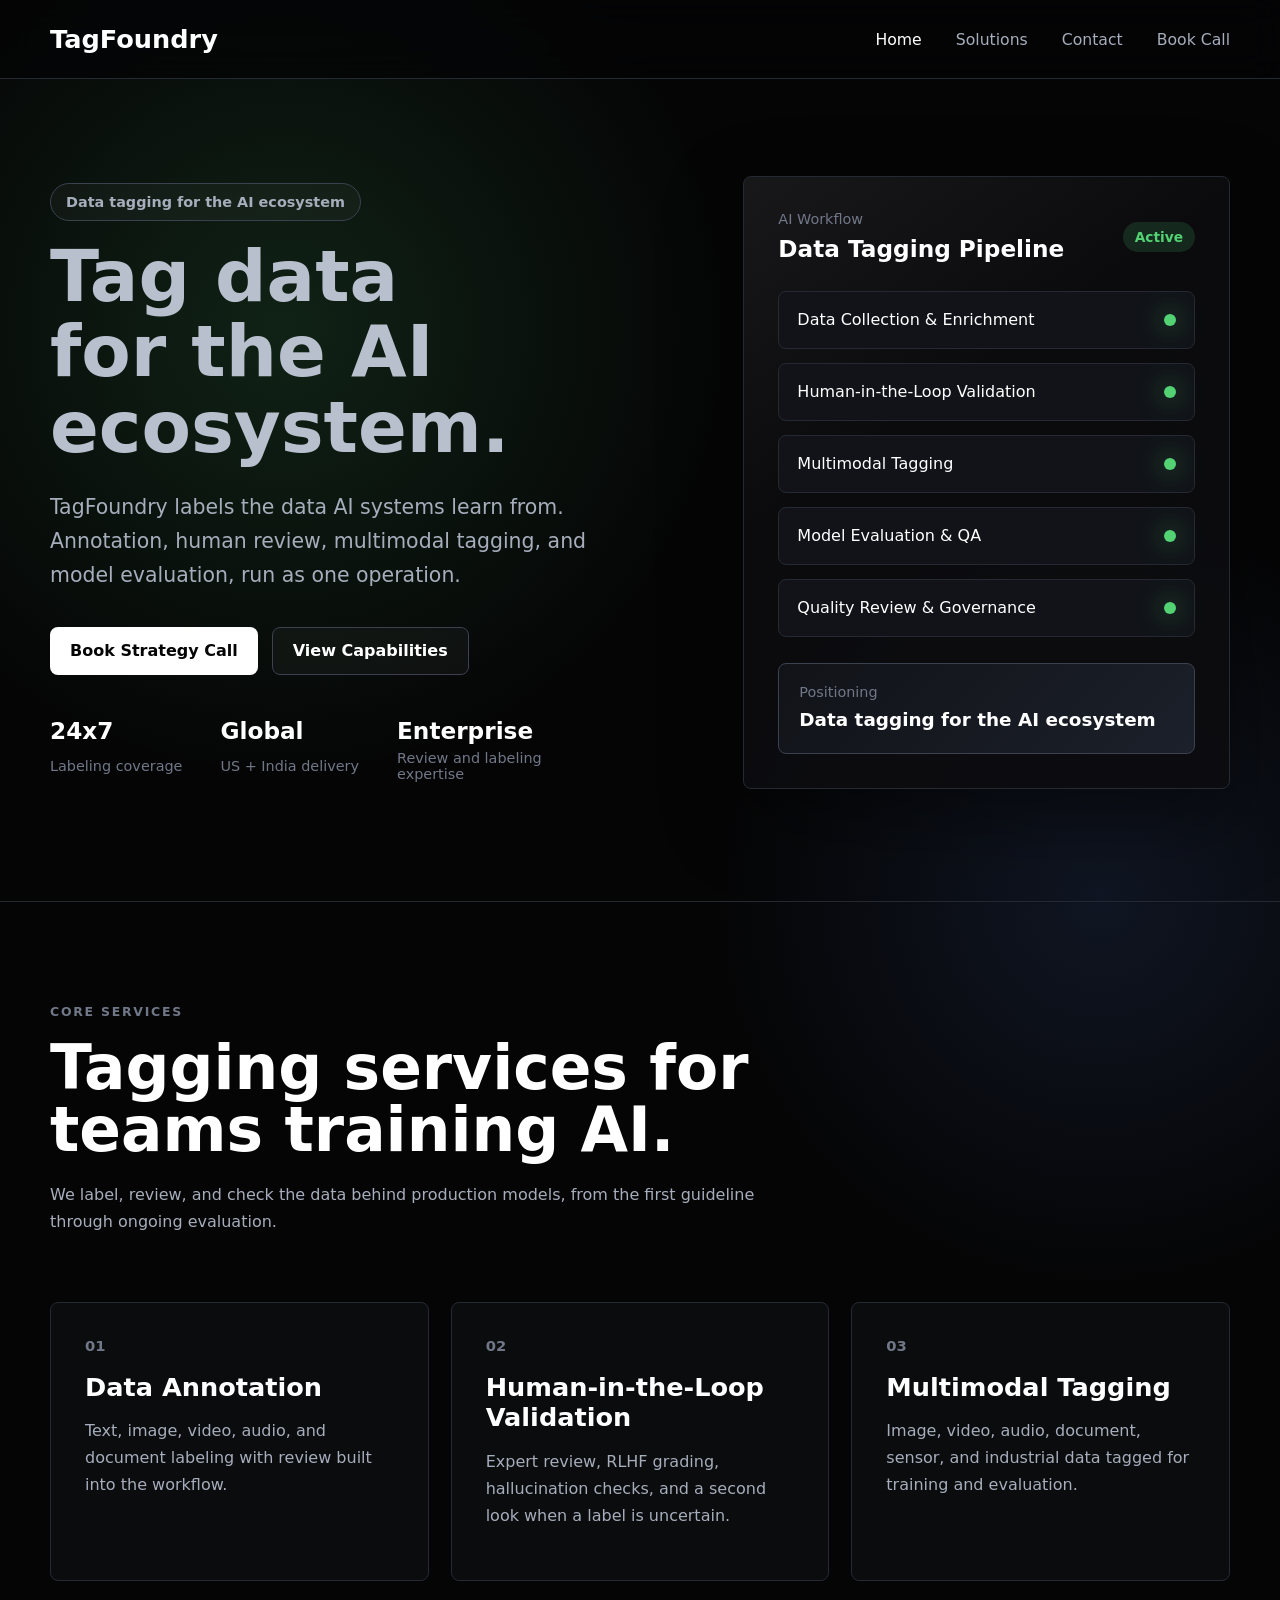
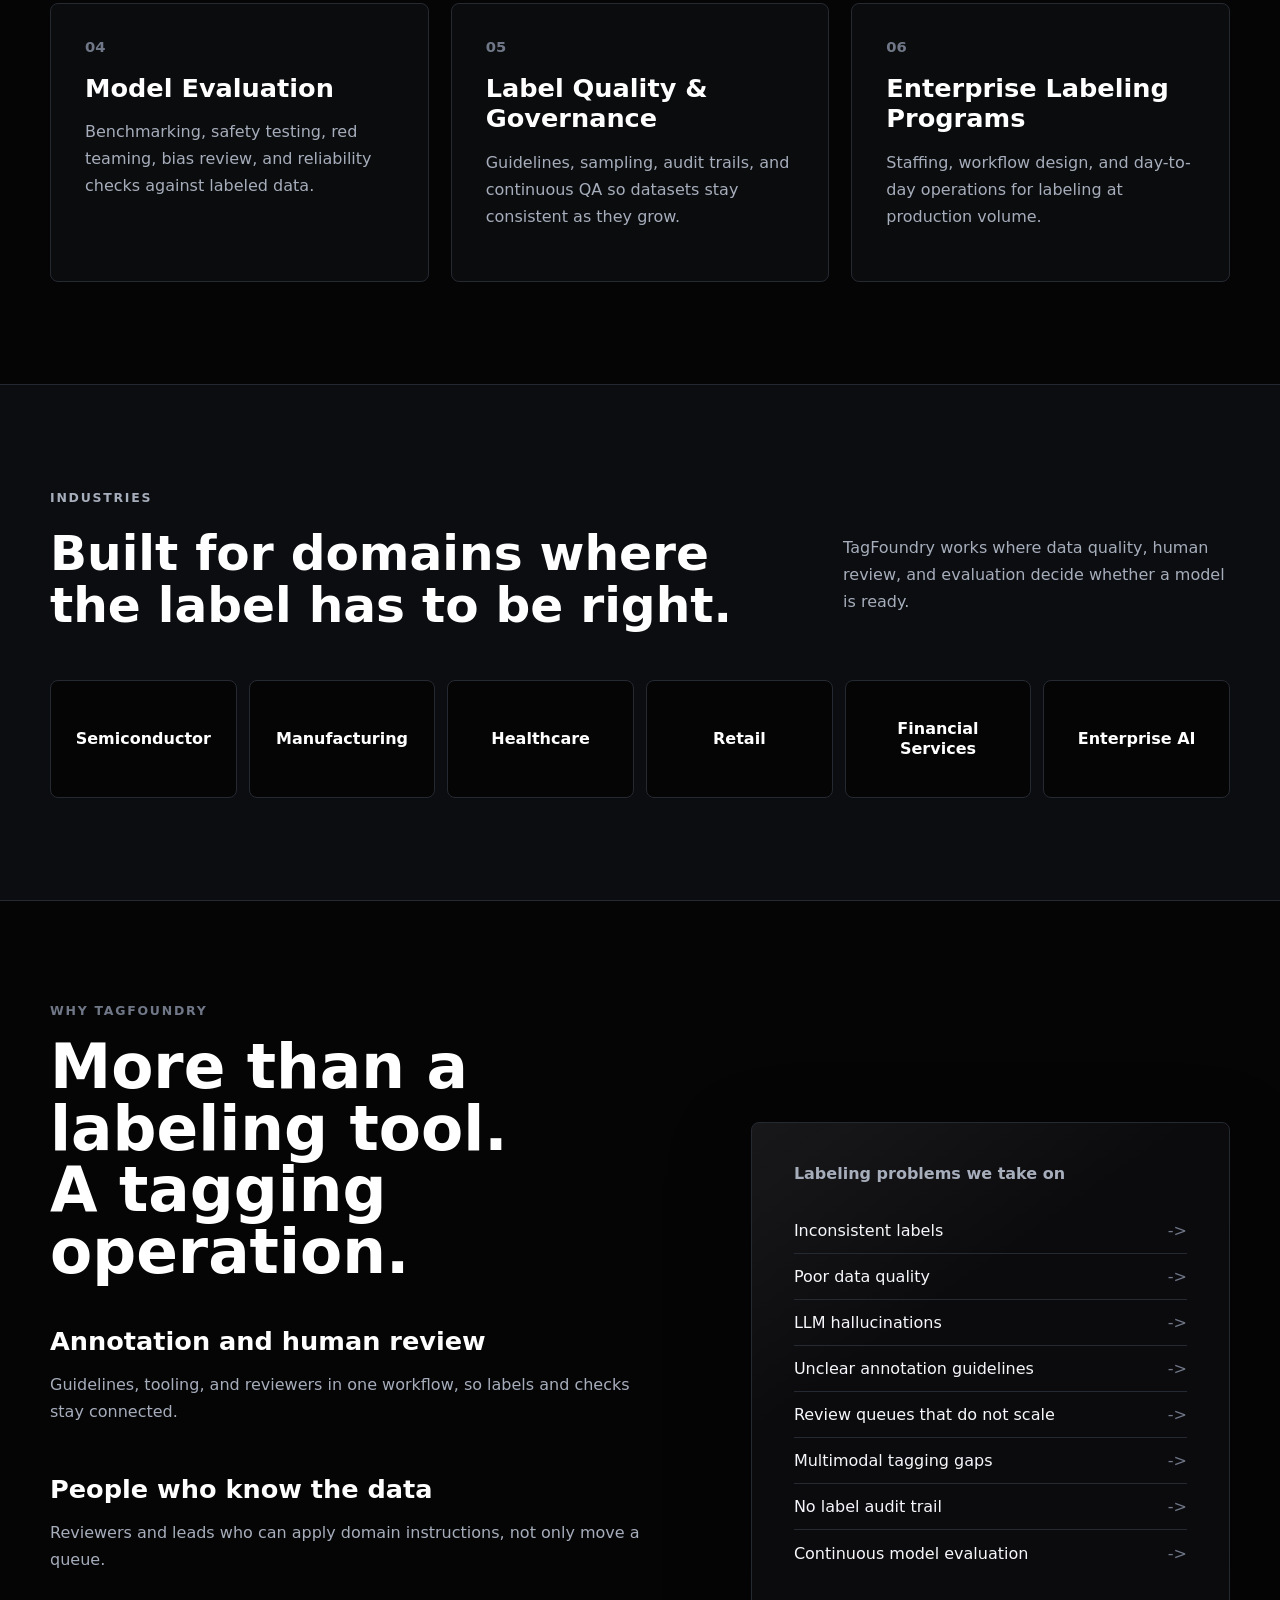
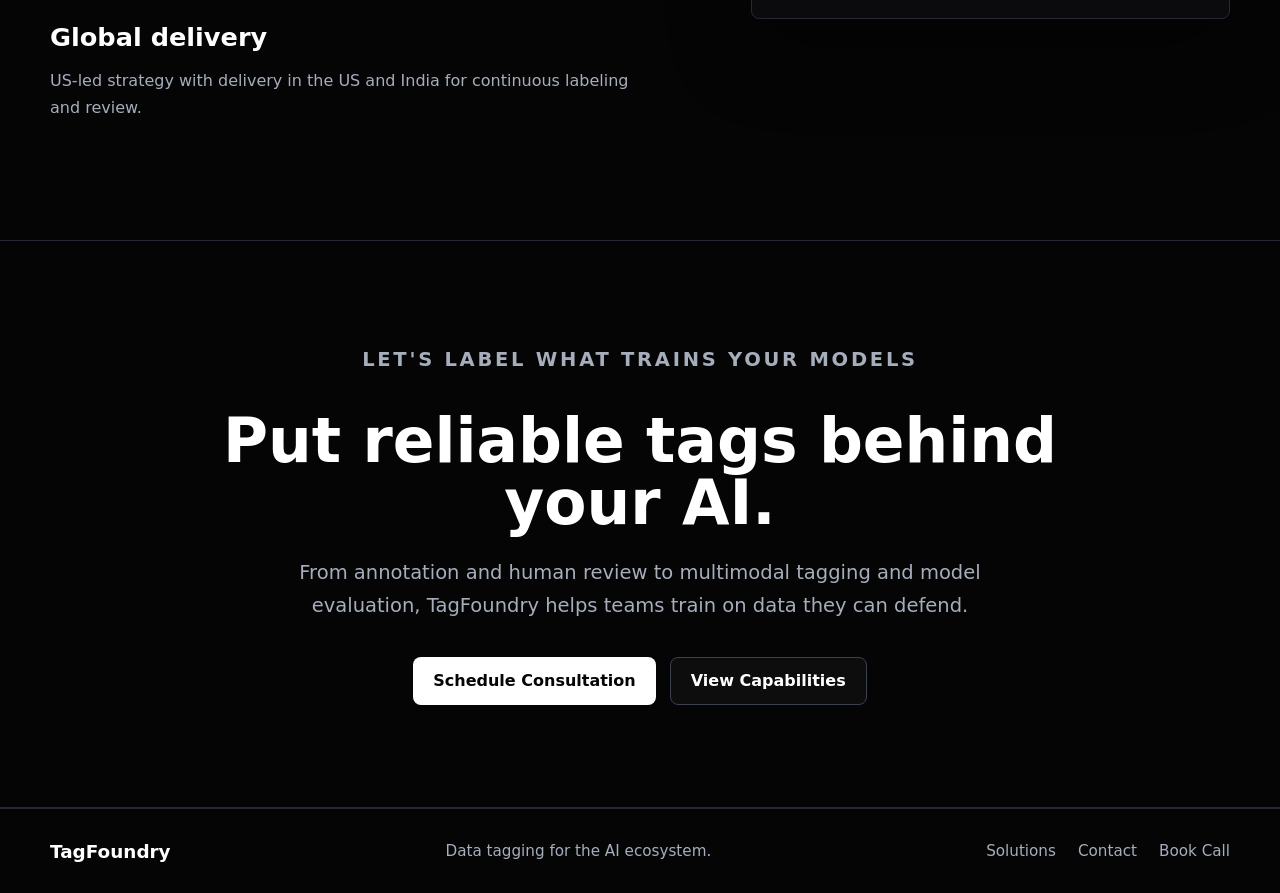
<file: index.html>
<!doctype html>
<html lang="en">
  <head>
    <meta charset="utf-8" />
    <meta name="viewport" content="width=device-width, initial-scale=1" />
    <title>TagFoundry | Data Tagging for the AI Ecosystem</title>
    <meta
      name="description"
      content="TagFoundry tags and labels data for AI teams: annotation, human-in-the-loop validation, multimodal tagging, and model evaluation."
    />
    <link rel="icon" href="/favicon.svg" type="image/svg+xml" />
    <link rel="stylesheet" href="styles.css" />
  </head>
  <body>
    <header class="site-header">
      <div class="nav-shell">
        <a class='brand' href='/'>TagFoundry</a>
        <nav class="nav-links" aria-label="Primary navigation">
          <a aria-current='page' href='/'>Home</a>
          <a href='/solutions'>Solutions</a>
          <a href='/contact'>Contact</a>
          <a href='/book-strategy-call'>Book Call</a>
        </nav>
      </div>
    </header>

    <main>
      <section class="hero section-border">
        <div class="container hero-grid">
          <div class="hero-copy">
            <p class="eyebrow pill">Data tagging for the AI ecosystem</p>
            <h1 class="hero-title">
              <span>Tag data</span>
              <span class="muted-title">for the AI</span>
              <span>ecosystem.</span>
            </h1>
            <p class="lede">
              TagFoundry labels the data AI systems learn from. Annotation, human review,
              multimodal tagging, and model evaluation, run as one operation.
            </p>
            <div class="button-row">
              <a class='button button-primary' href='/book-strategy-call'>Book Strategy Call</a>
              <a class='button button-secondary' href='/solutions'>View Capabilities</a>
            </div>
            <div class="metrics" aria-label="TagFoundry operating model">
              <div>
                <strong>24x7</strong>
                <span>Labeling coverage</span>
              </div>
              <div>
                <strong>Global</strong>
                <span>US + India delivery</span>
              </div>
              <div>
                <strong>Enterprise</strong>
                <span>Review and labeling expertise</span>
              </div>
            </div>
          </div>

          <aside class="pipeline-panel" aria-label="Data tagging pipeline">
            <div class="panel-heading">
              <div>
                <span>AI Workflow</span>
                <h2>Data Tagging Pipeline</h2>
              </div>
              <p class="status">Active</p>
            </div>
            <ol class="workflow-list">
              <li><span>Data Collection &amp; Enrichment</span><i></i></li>
              <li><span>Human-in-the-Loop Validation</span><i></i></li>
              <li><span>Multimodal Tagging</span><i></i></li>
              <li><span>Model Evaluation &amp; QA</span><i></i></li>
              <li><span>Quality Review &amp; Governance</span><i></i></li>
            </ol>
            <div class="positioning">
              <span>Positioning</span>
              <strong>Data tagging for the AI ecosystem</strong>
            </div>
          </aside>
        </div>
      </section>

      <section class="section">
        <div class="container">
          <div class="section-intro">
            <p class="eyebrow">Core Services</p>
            <h2>Tagging services for teams training AI.</h2>
            <p>
              We label, review, and check the data behind production models, from the first guideline
              through ongoing evaluation.
            </p>
          </div>

          <div class="card-grid">
            <article class="service-card">
              <span>01</span>
              <h3>Data Annotation</h3>
              <p>Text, image, video, audio, and document labeling with review built into the workflow.</p>
            </article>
            <article class="service-card">
              <span>02</span>
              <h3>Human-in-the-Loop Validation</h3>
              <p>Expert review, RLHF grading, hallucination checks, and a second look when a label is uncertain.</p>
            </article>
            <article class="service-card">
              <span>03</span>
              <h3>Multimodal Tagging</h3>
              <p>Image, video, audio, document, sensor, and industrial data tagged for training and evaluation.</p>
            </article>
            <article class="service-card">
              <span>04</span>
              <h3>Model Evaluation</h3>
              <p>Benchmarking, safety testing, red teaming, bias review, and reliability checks against labeled data.</p>
            </article>
            <article class="service-card">
              <span>05</span>
              <h3>Label Quality &amp; Governance</h3>
              <p>Guidelines, sampling, audit trails, and continuous QA so datasets stay consistent as they grow.</p>
            </article>
            <article class="service-card">
              <span>06</span>
              <h3>Enterprise Labeling Programs</h3>
              <p>Staffing, workflow design, and day-to-day operations for labeling at production volume.</p>
            </article>
          </div>
        </div>
      </section>

      <section class="section section-border muted-band">
        <div class="container">
          <div class="split-heading">
            <div>
              <p class="eyebrow">Industries</p>
              <h2>Built for domains where the label has to be right.</h2>
            </div>
            <p>
              TagFoundry works where data quality, human review, and evaluation decide whether a model is ready.
            </p>
          </div>
          <div class="industry-grid" aria-label="Industries served">
            <a href='/solutions#semiconductor'>Semiconductor</a>
            <a href='/solutions#manufacturing'>Manufacturing</a>
            <a href='/solutions#healthcare'>Healthcare</a>
            <a href='/solutions#retail'>Retail</a>
            <a href='/solutions#financial-services'>Financial Services</a>
            <a href='/solutions#enterprise-ai'>Enterprise AI</a>
          </div>
        </div>
      </section>

      <section class="section">
        <div class="container why-grid">
          <div>
            <p class="eyebrow">Why TagFoundry</p>
            <h2>More than a labeling tool.<br />A tagging operation.</h2>
            <div class="feature-stack">
              <article>
                <h3>Annotation and human review</h3>
                <p>Guidelines, tooling, and reviewers in one workflow, so labels and checks stay connected.</p>
              </article>
              <article>
                <h3>People who know the data</h3>
                <p>Reviewers and leads who can apply domain instructions, not only move a queue.</p>
              </article>
              <article>
                <h3>Global delivery</h3>
                <p>US-led strategy with delivery in the US and India for continuous labeling and review.</p>
              </article>
            </div>
          </div>

          <aside class="challenge-panel">
            <h3>Labeling problems we take on</h3>
            <ul>
              <li><span>Inconsistent labels</span><b>-></b></li>
              <li><span>Poor data quality</span><b>-></b></li>
              <li><span>LLM hallucinations</span><b>-></b></li>
              <li><span>Unclear annotation guidelines</span><b>-></b></li>
              <li><span>Review queues that do not scale</span><b>-></b></li>
              <li><span>Multimodal tagging gaps</span><b>-></b></li>
              <li><span>No label audit trail</span><b>-></b></li>
              <li><span>Continuous model evaluation</span><b>-></b></li>
            </ul>
          </aside>
        </div>
      </section>

      <section class="final-cta section-border">
        <div class="container narrow">
          <p class="eyebrow">Let's label what trains your models</p>
          <h2>Put reliable tags behind your AI.</h2>
          <p>
            From annotation and human review to multimodal tagging and model evaluation,
            TagFoundry helps teams train on data they can defend.
          </p>
          <div class="button-row center">
            <a class='button button-primary' href='/book-strategy-call'>Schedule Consultation</a>
            <a class='button button-secondary' href='/solutions'>View Capabilities</a>
          </div>
        </div>
      </section>
    </main>

    <footer class="site-footer">
      <div class="container footer-shell">
        <a class="footer-brand" href="/">TagFoundry</a>
        <p>Data tagging for the AI ecosystem.</p>
        <nav class="footer-links" aria-label="Footer">
          <a href="/solutions">Solutions</a>
          <a href="/contact">Contact</a>
          <a href="/book-strategy-call">Book Call</a>
        </nav>
      </div>
    </footer>
  </body>
</html>
</file>
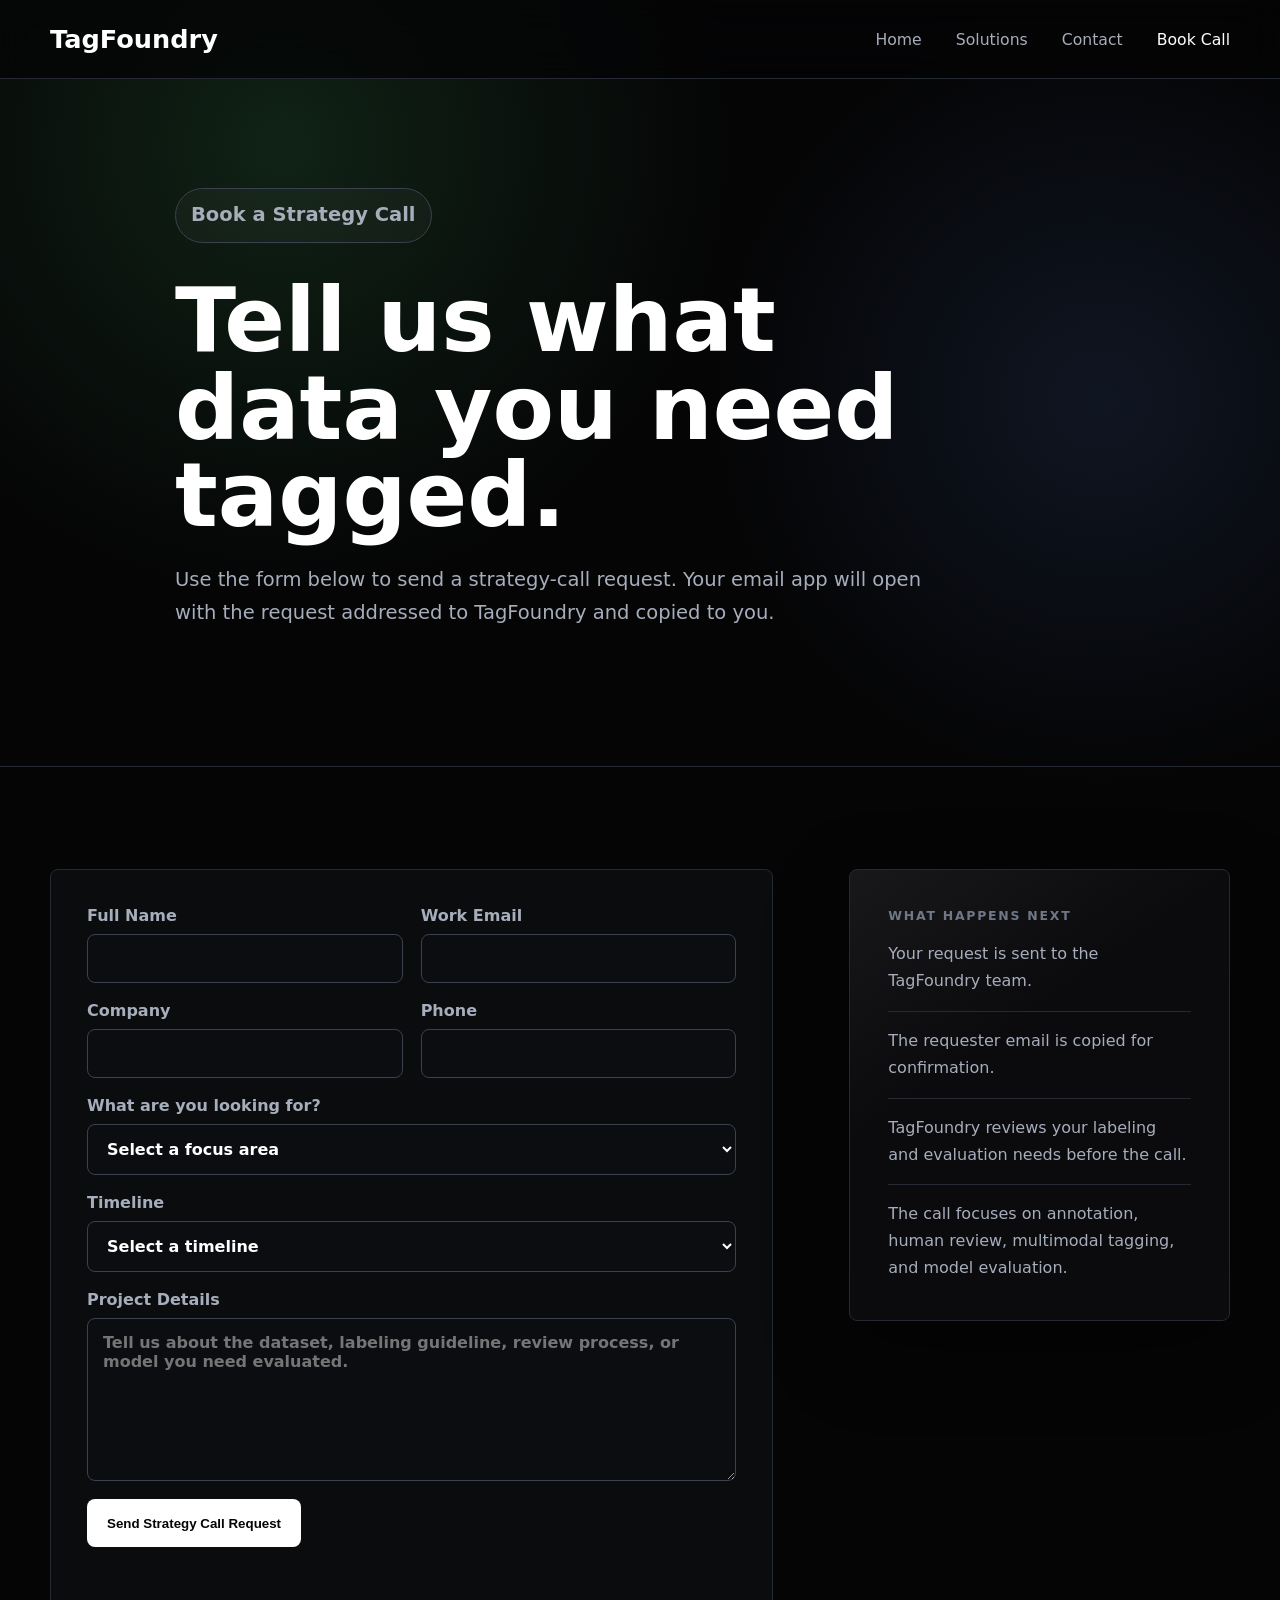
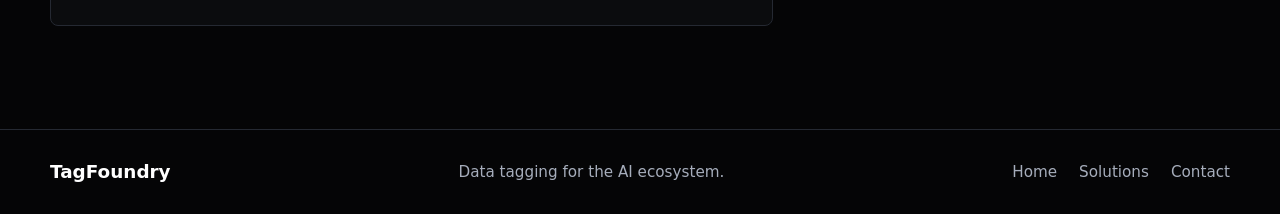
<file: book-strategy-call.html>
<!doctype html>
<html lang="en">
  <head>
    <meta charset="utf-8" />
    <meta name="viewport" content="width=device-width, initial-scale=1" />
    <title>Book a Strategy Call | TagFoundry</title>
    <meta
      name="description"
      content="Book a TagFoundry call about data annotation, human-in-the-loop validation, multimodal tagging, and model evaluation."
    />
    <link rel="icon" href="/favicon.svg" type="image/svg+xml" />
    <link rel="stylesheet" href="styles.css" />
    <script src="booking.js" defer></script>
  </head>
  <body>
    <header class="site-header">
      <div class="nav-shell">
        <a class='brand' href='/'>TagFoundry</a>
        <nav class="nav-links" aria-label="Primary navigation">
          <a href='/'>Home</a>
          <a href='/solutions'>Solutions</a>
          <a href='/contact'>Contact</a>
          <a aria-current='page' href='/book-strategy-call'>Book Call</a>
        </nav>
      </div>
    </header>

    <main>
      <section class="page-hero section-border">
        <div class="container">
          <p class="eyebrow pill">Book a Strategy Call</p>
          <h1>Tell us what data you need tagged.</h1>
          <p>
            Use the form below to send a strategy-call request. Your email app will open with the request addressed
            to TagFoundry and copied to you.
          </p>
        </div>
      </section>

      <section class="section">
        <div class="container booking-grid">
          <form class="contact-form strategy-form" id="strategyForm">
            <div class="form-row">
              <label>
                Full Name
                <input type="text" name="name" autocomplete="name" required />
              </label>
              <label>
                Work Email
                <input type="email" name="email" autocomplete="email" required />
              </label>
            </div>

            <div class="form-row">
              <label>
                Company
                <input type="text" name="company" autocomplete="organization" required />
              </label>
              <label>
                Phone
                <input type="tel" name="phone" autocomplete="tel" />
              </label>
            </div>

            <label>
              What are you looking for?
              <select name="need" required>
                <option value="">Select a focus area</option>
                <option>Data annotation and labeling</option>
                <option>Human-in-the-loop validation</option>
                <option>Multimodal tagging</option>
                <option>Model evaluation</option>
                <option>Label quality and governance</option>
                <option>Enterprise labeling programs</option>
              </select>
            </label>

            <label>
              Timeline
              <select name="timeline" required>
                <option value="">Select a timeline</option>
                <option>Immediate</option>
                <option>Next 30 days</option>
                <option>Next quarter</option>
                <option>Exploring options</option>
              </select>
            </label>

            <label>
              Project Details
              <textarea
                name="details"
                rows="7"
                placeholder="Tell us about the dataset, labeling guideline, review process, or model you need evaluated."
                required
              ></textarea>
            </label>

            <button class="button button-primary" type="submit">Send Strategy Call Request</button>
            <p class="form-status" id="formStatus" role="status" aria-live="polite"></p>
          </form>

          <aside class="contact-panel booking-panel">
            <p class="eyebrow">What Happens Next</p>
            <ul>
              <li>Your request is sent to the TagFoundry team.</li>
              <li>The requester email is copied for confirmation.</li>
              <li>TagFoundry reviews your labeling and evaluation needs before the call.</li>
              <li>The call focuses on annotation, human review, multimodal tagging, and model evaluation.</li>
            </ul>
          </aside>
        </div>
      </section>
    </main>

    <footer class="site-footer">
      <div class="container footer-shell">
        <a class="footer-brand" href="/">TagFoundry</a>
        <p>Data tagging for the AI ecosystem.</p>
        <nav class="footer-links" aria-label="Footer">
          <a href="/">Home</a>
          <a href="/solutions">Solutions</a>
          <a href="/contact">Contact</a>
        </nav>
      </div>
    </footer>
  </body>
</html>
</file>
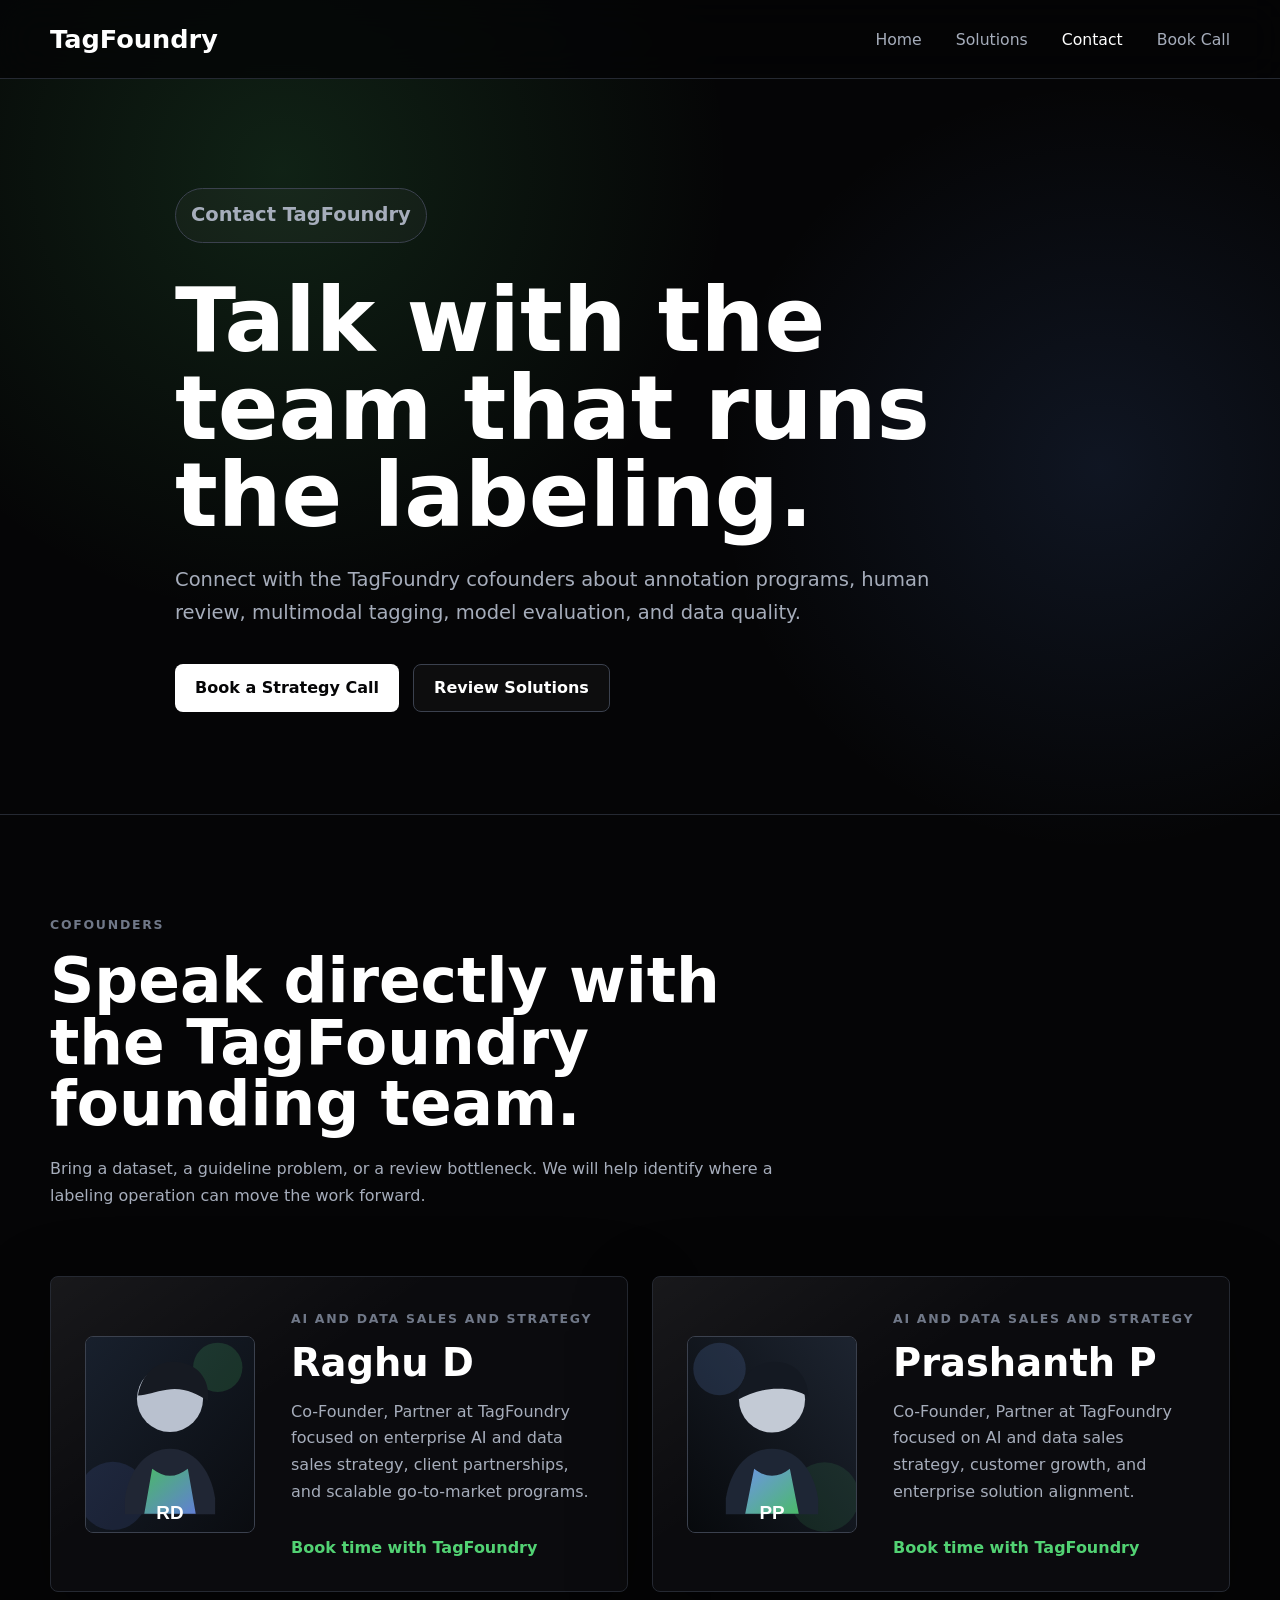
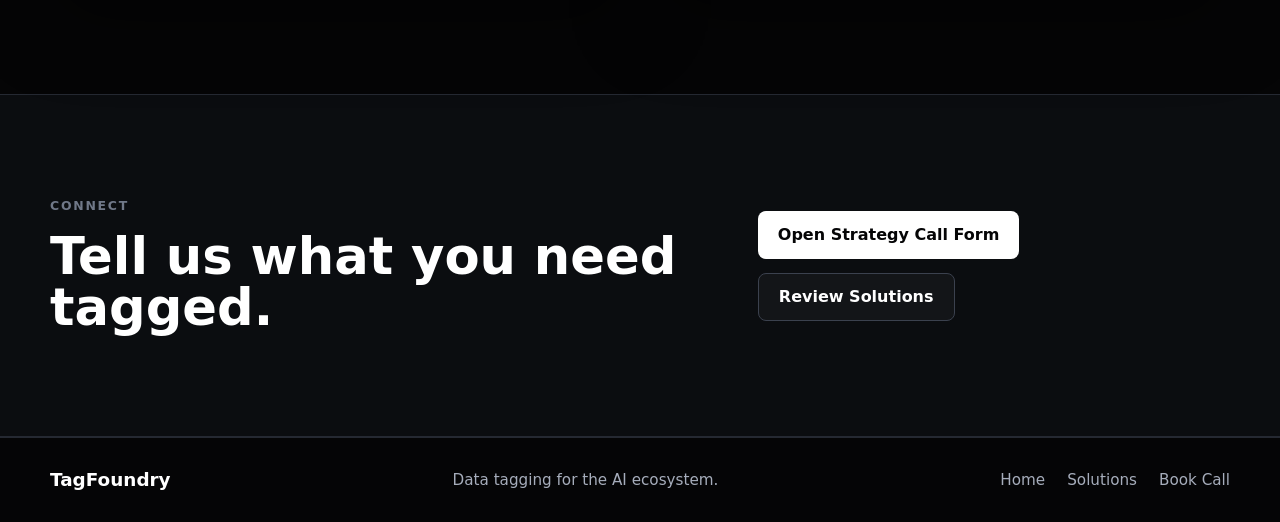
<file: contact.html>
<!doctype html>
<html lang="en">
  <head>
    <meta charset="utf-8" />
    <meta name="viewport" content="width=device-width, initial-scale=1" />
    <title>Contact | TagFoundry</title>
    <meta
      name="description"
      content="Meet the TagFoundry cofounders and talk through data annotation, human review, multimodal tagging, and model evaluation."
    />
    <link rel="icon" href="/favicon.svg" type="image/svg+xml" />
    <link rel="stylesheet" href="styles.css" />
  </head>
  <body>
    <header class="site-header">
      <div class="nav-shell">
        <a class='brand' href='/'>TagFoundry</a>
        <nav class="nav-links" aria-label="Primary navigation">
          <a href='/'>Home</a>
          <a href='/solutions'>Solutions</a>
          <a aria-current='page' href='/contact'>Contact</a>
          <a href='/book-strategy-call'>Book Call</a>
        </nav>
      </div>
    </header>

    <main>
      <section class="page-hero section-border">
        <div class="container">
          <p class="eyebrow pill">Contact TagFoundry</p>
          <h1>Talk with the team that runs the labeling.</h1>
          <p>
            Connect with the TagFoundry cofounders about annotation programs, human review,
            multimodal tagging, model evaluation, and data quality.
          </p>
          <div class="button-row">
            <a class='button button-primary' href='/book-strategy-call'>Book a Strategy Call</a>
            <a class='button button-secondary' href='/solutions'>Review Solutions</a>
          </div>
        </div>
      </section>

      <section class="section">
        <div class="container">
          <div class="section-intro">
            <p class="eyebrow">Cofounders</p>
            <h2>Speak directly with the TagFoundry founding team.</h2>
            <p>
              Bring a dataset, a guideline problem, or a review bottleneck.
              We will help identify where a labeling operation can move the work forward.
            </p>
          </div>

          <div class="founder-grid">
            <article class="founder-card">
              <img src="assets/raghu-d.svg" alt="Portrait illustration of Raghu D" />
              <div>
                <p class="eyebrow">AI and Data Sales and Strategy</p>
                <h2>Raghu D</h2>
                <p>
                  Co-Founder, Partner at TagFoundry focused on enterprise AI and data sales strategy,
                  client partnerships, and scalable go-to-market programs.
                </p>
                <a class='text-link' href='/book-strategy-call'>Book time with TagFoundry</a>
              </div>
            </article>

            <article class="founder-card">
              <img src="assets/prashanth-p.svg" alt="Portrait illustration of Prashanth P" />
              <div>
                <p class="eyebrow">AI and Data Sales and Strategy</p>
                <h2>Prashanth P</h2>
                <p>
                  Co-Founder, Partner at TagFoundry focused on AI and data sales strategy,
                  customer growth, and enterprise solution alignment.
                </p>
                <a class='text-link' href='/book-strategy-call'>Book time with TagFoundry</a>
              </div>
            </article>
          </div>
        </div>
      </section>

      <section class="section muted-band section-border">
        <div class="container contact-strip">
          <div>
            <p class="eyebrow">Connect</p>
            <h2>Tell us what you need tagged.</h2>
          </div>
          <div class="button-row">
            <a class='button button-primary' href='/book-strategy-call'>Open Strategy Call Form</a>
            <a class='button button-secondary' href='/solutions'>Review Solutions</a>
          </div>
        </div>
      </section>
    </main>

    <footer class="site-footer">
      <div class="container footer-shell">
        <a class="footer-brand" href="/">TagFoundry</a>
        <p>Data tagging for the AI ecosystem.</p>
        <nav class="footer-links" aria-label="Footer">
          <a href="/">Home</a>
          <a href="/solutions">Solutions</a>
          <a href="/book-strategy-call">Book Call</a>
        </nav>
      </div>
    </footer>
  </body>
</html>
</file>
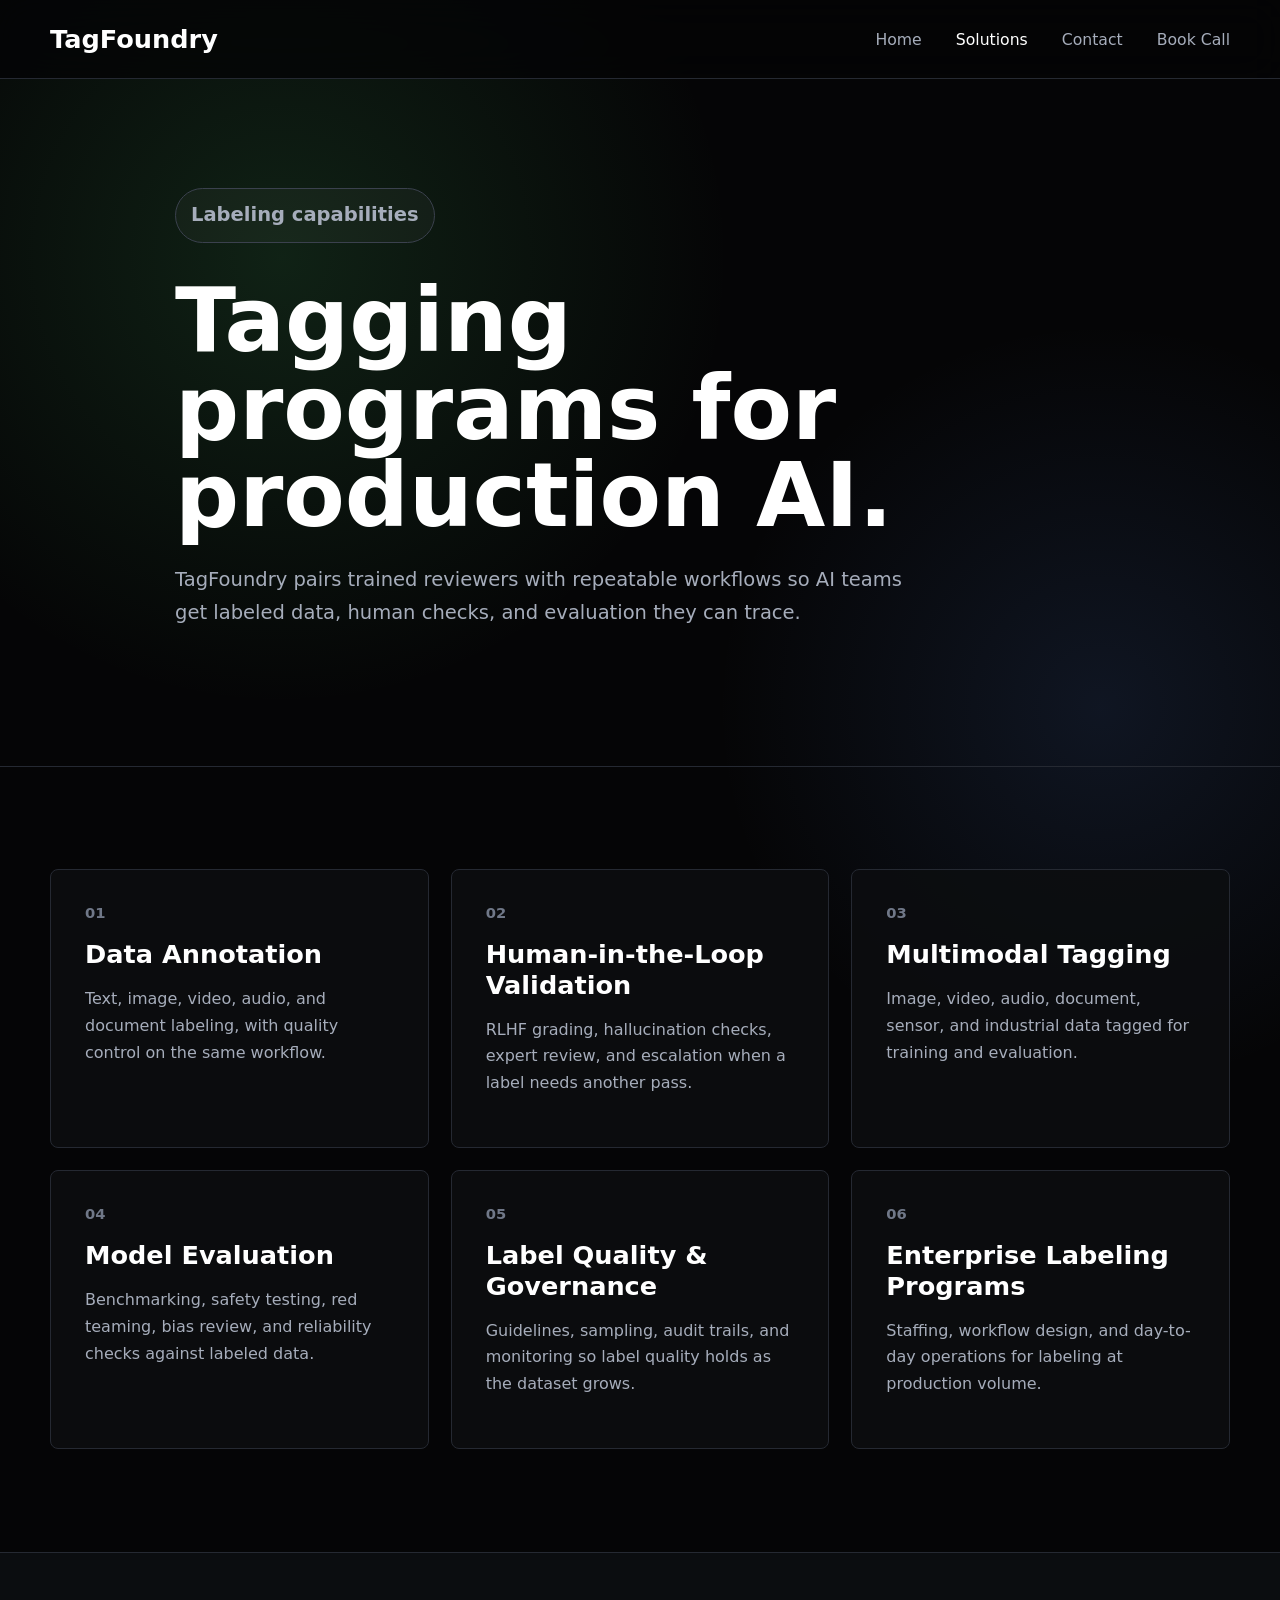
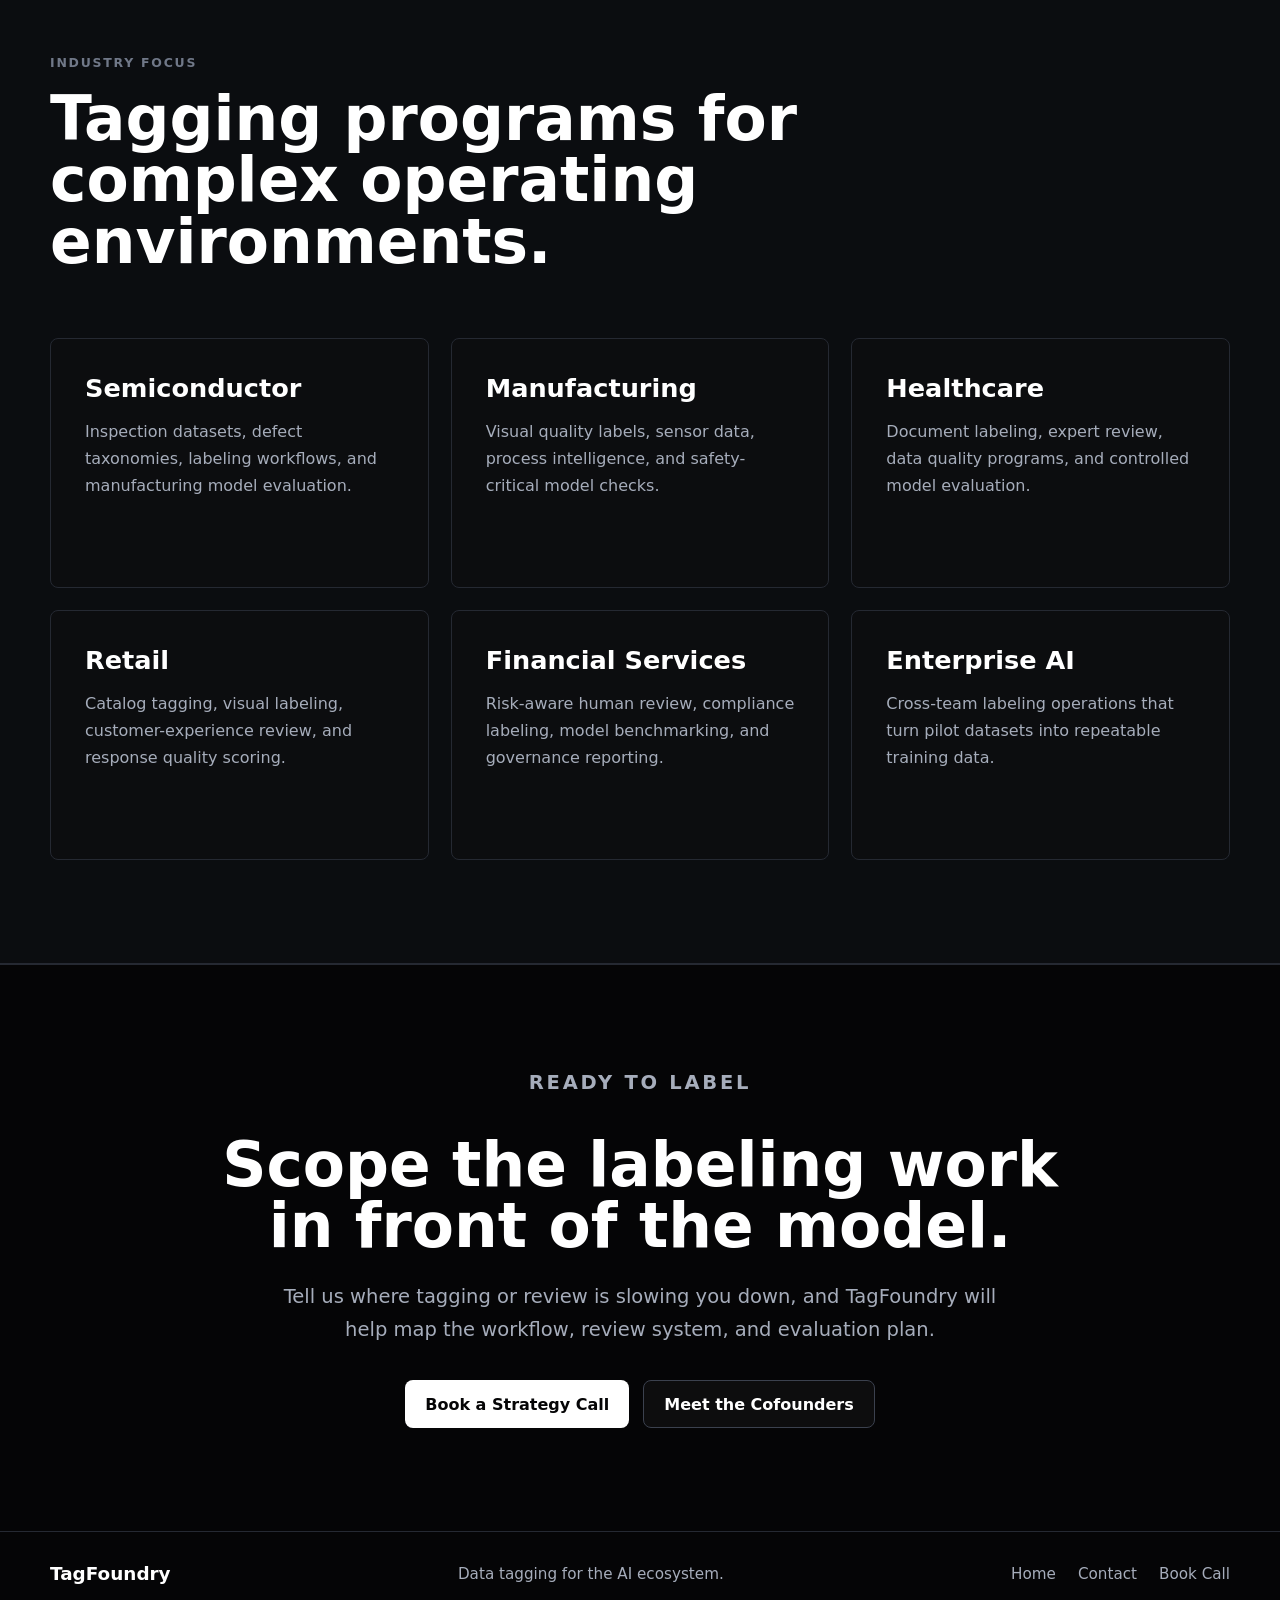
<file: solutions.html>
<!doctype html>
<html lang="en">
  <head>
    <meta charset="utf-8" />
    <meta name="viewport" content="width=device-width, initial-scale=1" />
    <title>Solutions | TagFoundry</title>
    <meta
      name="description"
      content="TagFoundry labeling services for AI teams: data annotation, human-in-the-loop validation, multimodal tagging, and model evaluation."
    />
    <link rel="icon" href="/favicon.svg" type="image/svg+xml" />
    <link rel="stylesheet" href="styles.css" />
  </head>
  <body>
    <header class="site-header">
      <div class="nav-shell">
        <a class='brand' href='/'>TagFoundry</a>
        <nav class="nav-links" aria-label="Primary navigation">
          <a href='/'>Home</a>
          <a aria-current='page' href='/solutions'>Solutions</a>
          <a href='/contact'>Contact</a>
          <a href='/book-strategy-call'>Book Call</a>
        </nav>
      </div>
    </header>

    <main>
      <section class="page-hero section-border">
        <div class="container">
          <p class="eyebrow pill">Labeling capabilities</p>
          <h1>Tagging programs for production AI.</h1>
          <p>
            TagFoundry pairs trained reviewers with repeatable workflows so AI teams get labeled data,
            human checks, and evaluation they can trace.
          </p>
        </div>
      </section>

      <section class="section">
        <div class="container solution-grid">
          <article id="dataops">
            <span>01</span>
            <h2>Data Annotation</h2>
            <p>Text, image, video, audio, and document labeling, with quality control on the same workflow.</p>
          </article>
          <article id="human-loop">
            <span>02</span>
            <h2>Human-in-the-Loop Validation</h2>
            <p>RLHF grading, hallucination checks, expert review, and escalation when a label needs another pass.</p>
          </article>
          <article id="multimodal">
            <span>03</span>
            <h2>Multimodal Tagging</h2>
            <p>Image, video, audio, document, sensor, and industrial data tagged for training and evaluation.</p>
          </article>
          <article id="model-evaluation">
            <span>04</span>
            <h2>Model Evaluation</h2>
            <p>Benchmarking, safety testing, red teaming, bias review, and reliability checks against labeled data.</p>
          </article>
          <article id="governance">
            <span>05</span>
            <h2>Label Quality &amp; Governance</h2>
            <p>Guidelines, sampling, audit trails, and monitoring so label quality holds as the dataset grows.</p>
          </article>
          <article id="enterprise-ai">
            <span>06</span>
            <h2>Enterprise Labeling Programs</h2>
            <p>Staffing, workflow design, and day-to-day operations for labeling at production volume.</p>
          </article>
        </div>
      </section>

      <section class="section muted-band section-border">
        <div class="container">
          <div class="section-intro">
            <p class="eyebrow">Industry Focus</p>
            <h2>Tagging programs for complex operating environments.</h2>
          </div>
          <div class="industry-detail-grid">
            <article id="semiconductor"><h3>Semiconductor</h3><p>Inspection datasets, defect taxonomies, labeling workflows, and manufacturing model evaluation.</p></article>
            <article id="manufacturing"><h3>Manufacturing</h3><p>Visual quality labels, sensor data, process intelligence, and safety-critical model checks.</p></article>
            <article id="healthcare"><h3>Healthcare</h3><p>Document labeling, expert review, data quality programs, and controlled model evaluation.</p></article>
            <article id="retail"><h3>Retail</h3><p>Catalog tagging, visual labeling, customer-experience review, and response quality scoring.</p></article>
            <article id="financial-services"><h3>Financial Services</h3><p>Risk-aware human review, compliance labeling, model benchmarking, and governance reporting.</p></article>
            <article><h3>Enterprise AI</h3><p>Cross-team labeling operations that turn pilot datasets into repeatable training data.</p></article>
          </div>
        </div>
      </section>

      <section class="final-cta">
        <div class="container narrow">
          <p class="eyebrow">Ready to label</p>
          <h2>Scope the labeling work in front of the model.</h2>
          <p>
            Tell us where tagging or review is slowing you down, and TagFoundry will help map the workflow,
            review system, and evaluation plan.
          </p>
          <div class="button-row center">
            <a class='button button-primary' href='/book-strategy-call'>Book a Strategy Call</a>
            <a class='button button-secondary' href='/contact'>Meet the Cofounders</a>
          </div>
        </div>
      </section>
    </main>

    <footer class="site-footer">
      <div class="container footer-shell">
        <a class="footer-brand" href="/">TagFoundry</a>
        <p>Data tagging for the AI ecosystem.</p>
        <nav class="footer-links" aria-label="Footer">
          <a href="/">Home</a>
          <a href="/contact">Contact</a>
          <a href="/book-strategy-call">Book Call</a>
        </nav>
      </div>
    </footer>
  </body>
</html>
</file>
<file: styles.css>
:root {
  color-scheme: dark;
  --bg: #050506;
  --panel: #0c0d10;
  --panel-2: #111318;
  --line: #252932;
  --line-strong: #3b414e;
  --text: #ffffff;
  --muted: #a6adbb;
  --quiet: #707888;
  --accent: #52d273;
  --accent-soft: rgba(82, 210, 115, 0.15);
  --white-soft: rgba(255, 255, 255, 0.08);
  --max: 1180px;
}

* {
  box-sizing: border-box;
}

html {
  scroll-behavior: smooth;
}

body {
  margin: 0;
  background:
    radial-gradient(circle at 22% 8%, rgba(82, 210, 115, 0.14), transparent 28rem),
    radial-gradient(circle at 86% 22%, rgba(91, 141, 239, 0.12), transparent 24rem),
    var(--bg);
  color: var(--text);
  font-family:
    Inter, ui-sans-serif, system-ui, -apple-system, BlinkMacSystemFont, "Segoe UI",
    sans-serif;
}

a {
  color: inherit;
  text-decoration: none;
}

.site-header {
  position: fixed;
  inset: 0 0 auto;
  z-index: 10;
  border-bottom: 1px solid var(--line);
  background: rgba(5, 5, 6, 0.78);
  backdrop-filter: blur(18px);
}

.nav-shell {
  width: min(100% - 40px, var(--max));
  min-height: 78px;
  margin: 0 auto;
  display: flex;
  align-items: center;
  justify-content: space-between;
  gap: 24px;
}

.brand {
  font-size: clamp(1.35rem, 2vw, 1.7rem);
  font-weight: 800;
  letter-spacing: 0;
}

.nav-links {
  display: flex;
  align-items: center;
  gap: clamp(18px, 3vw, 34px);
  color: var(--muted);
  font-size: 0.98rem;
}

.nav-links a {
  transition: color 160ms ease;
}

.nav-links a:hover,
.nav-links a[aria-current="page"] {
  color: var(--text);
}

.container {
  width: min(100% - 40px, var(--max));
  margin: 0 auto;
}

.section {
  padding: clamp(72px, 8vw, 112px) 0;
}

.section-border {
  border-bottom: 1px solid var(--line);
}

.hero {
  padding: clamp(132px, 14vw, 176px) 0 clamp(76px, 9vw, 112px);
}

.hero-grid {
  display: grid;
  grid-template-columns: minmax(0, 1.02fr) minmax(360px, 0.82fr);
  align-items: center;
  gap: clamp(44px, 8vw, 88px);
}

.eyebrow {
  margin: 0 0 18px;
  color: var(--quiet);
  font-size: 0.78rem;
  font-weight: 700;
  letter-spacing: 0.14em;
  text-transform: uppercase;
}

.pill {
  display: inline-flex;
  width: fit-content;
  align-items: center;
  border: 1px solid var(--line-strong);
  border-radius: 999px;
  padding: 10px 15px;
  background: rgba(255, 255, 255, 0.03);
  color: var(--muted);
  letter-spacing: 0;
  text-transform: none;
  font-size: 0.9rem;
  font-weight: 600;
}

h1,
h2,
h3,
p {
  overflow-wrap: anywhere;
}

h1 {
  max-width: 780px;
  margin: 0 0 24px;
  font-size: clamp(3.15rem, calc(8vw - 0.25rem), 6.55rem);
  line-height: 0.95;
  letter-spacing: 0;
}

.hero-title {
  max-width: none;
  white-space: normal;
  font-size: clamp(2.9rem, 9.6vw, 4.5rem);
  font-weight: 900;
  line-height: 1.05;
}

.hero-title span {
  display: block;
  white-space: nowrap;
}

h1 span,
.muted-title {
  color: #b8c0ce;
}

h2 {
  margin: 0;
  font-size: clamp(2.2rem, 4.8vw, 4.8rem);
  line-height: 1;
  letter-spacing: 0;
}

h3 {
  margin: 0;
  font-size: clamp(1.3rem, 2vw, 1.75rem);
  line-height: 1.18;
}

.lede {
  max-width: 680px;
  margin: 0 0 34px;
  color: var(--muted);
  font-size: clamp(1.05rem, 1.8vw, 1.28rem);
  line-height: 1.68;
}

.button-row {
  display: flex;
  flex-wrap: wrap;
  gap: 14px;
}

.button-row.center {
  justify-content: center;
}

.button {
  display: inline-flex;
  min-height: 48px;
  align-items: center;
  justify-content: center;
  border-radius: 8px;
  padding: 13px 20px;
  font-weight: 800;
  transition:
    transform 160ms ease,
    border-color 160ms ease,
    background 160ms ease;
}

.button:hover {
  transform: translateY(-1px);
}

.button-primary {
  background: #fff;
  color: #050506;
}

.button-secondary {
  border: 1px solid var(--line-strong);
  background: rgba(255, 255, 255, 0.03);
}

.button-secondary:hover {
  border-color: #656d7b;
  background: rgba(255, 255, 255, 0.08);
}

.metrics {
  display: flex;
  flex-wrap: wrap;
  gap: 28px 38px;
  margin-top: 42px;
  color: var(--quiet);
  font-size: 0.9rem;
}

.metrics div {
  display: grid;
  gap: 6px;
  max-width: 190px;
}

.metrics strong {
  color: var(--text);
  font-size: 1.45rem;
}

.pipeline-panel,
.challenge-panel,
.contact-panel,
.founder-card {
  border: 1px solid var(--line);
  border-radius: 8px;
  background:
    linear-gradient(145deg, rgba(255, 255, 255, 0.055), transparent 38%),
    rgba(12, 13, 16, 0.92);
  box-shadow: 0 28px 80px rgba(0, 0, 0, 0.42);
}

.pipeline-panel {
  padding: clamp(24px, 4vw, 34px);
}

.panel-heading {
  display: flex;
  align-items: center;
  justify-content: space-between;
  gap: 18px;
  margin-bottom: 28px;
}

.panel-heading span,
.positioning span {
  display: block;
  color: var(--quiet);
  font-size: 0.9rem;
  margin-bottom: 8px;
}

.panel-heading h2 {
  font-size: 1.45rem;
  line-height: 1.2;
}

.status {
  margin: 0;
  border-radius: 999px;
  background: var(--accent-soft);
  color: var(--accent);
  padding: 7px 12px;
  font-size: 0.86rem;
  font-weight: 800;
}

.workflow-list {
  display: grid;
  gap: 14px;
  margin: 0;
  padding: 0;
  list-style: none;
}

.workflow-list li {
  display: flex;
  min-height: 58px;
  align-items: center;
  justify-content: space-between;
  gap: 18px;
  border: 1px solid var(--line);
  border-radius: 8px;
  background: var(--panel-2);
  padding: 16px 18px;
}

.workflow-list i {
  flex: 0 0 auto;
  width: 12px;
  height: 12px;
  border-radius: 999px;
  background: var(--accent);
  box-shadow: 0 0 26px rgba(82, 210, 115, 0.8);
}

.positioning {
  margin-top: 26px;
  border: 1px solid var(--line-strong);
  border-radius: 8px;
  background: linear-gradient(135deg, #111318, #1b202a);
  padding: 20px;
}

.positioning strong {
  font-size: 1.15rem;
  line-height: 1.35;
}

.section-intro {
  max-width: 760px;
  margin-bottom: clamp(42px, 6vw, 66px);
}

.section-intro p:not(.eyebrow),
.split-heading p,
.feature-stack p,
.service-card p,
.solution-grid p,
.industry-detail-grid p,
.final-cta p,
.page-hero p,
.contact-panel li,
.founder-card p:not(.eyebrow) {
  color: var(--muted);
  line-height: 1.68;
}

.section-intro h2 {
  margin-bottom: 22px;
}

.card-grid,
.solution-grid,
.industry-detail-grid {
  display: grid;
  grid-template-columns: repeat(3, minmax(0, 1fr));
  gap: 22px;
}

.service-card,
.solution-grid article,
.industry-detail-grid article {
  min-height: 250px;
  border: 1px solid var(--line);
  border-radius: 8px;
  background: rgba(12, 13, 16, 0.86);
  padding: clamp(24px, 3vw, 34px);
  transition:
    border-color 160ms ease,
    transform 160ms ease;
}

.service-card:hover,
.solution-grid article:hover,
.industry-detail-grid article:hover {
  border-color: #586172;
  transform: translateY(-2px);
}

.service-card span,
.solution-grid span {
  display: block;
  margin-bottom: 18px;
  color: var(--quiet);
  font-size: 0.92rem;
  font-weight: 800;
}

.service-card h3,
.solution-grid h2 {
  margin-bottom: 16px;
  font-size: clamp(1.35rem, 2vw, 1.65rem);
  line-height: 1.2;
}

.muted-band {
  background: rgba(17, 19, 24, 0.58);
  border-top: 1px solid var(--line);
}

.split-heading {
  display: grid;
  grid-template-columns: minmax(0, 1fr) minmax(280px, 0.55fr);
  align-items: end;
  gap: clamp(34px, 7vw, 90px);
  margin-bottom: 48px;
}

.split-heading h2 {
  max-width: 760px;
  font-size: clamp(2rem, 3.8vw, 3.1rem);
  line-height: 1.08;
}

.industry-grid {
  display: grid;
  grid-template-columns: repeat(6, minmax(0, 1fr));
  gap: 12px;
}

.industry-grid a {
  display: grid;
  min-height: 118px;
  place-items: center;
  border: 1px solid var(--line);
  border-radius: 8px;
  background: #050506;
  padding: 18px;
  text-align: center;
  font-weight: 700;
  line-height: 1.25;
  transition:
    background 160ms ease,
    border-color 160ms ease;
}

.industry-grid a:hover {
  border-color: #586172;
  background: var(--panel-2);
}

.why-grid {
  display: grid;
  grid-template-columns: minmax(0, 0.95fr) minmax(340px, 0.75fr);
  align-items: center;
  gap: clamp(46px, 8vw, 94px);
}

.why-grid h2 {
  margin-bottom: 44px;
}

.feature-stack {
  display: grid;
  gap: 32px;
}

.feature-stack h3 {
  margin-bottom: 10px;
}

.challenge-panel {
  padding: clamp(24px, 4vw, 42px);
}

.challenge-panel h3 {
  margin-bottom: 24px;
  color: var(--muted);
  font-size: 1rem;
  font-weight: 700;
}

.challenge-panel ul,
.contact-panel ul {
  margin: 0;
  padding: 0;
  list-style: none;
}

.challenge-panel li {
  display: flex;
  min-height: 46px;
  align-items: center;
  justify-content: space-between;
  gap: 18px;
  border-bottom: 1px solid var(--line);
  color: #f5f7fa;
}

.challenge-panel li:last-child {
  border-bottom: 0;
}

.challenge-panel b {
  color: var(--quiet);
  font-weight: 500;
}

.final-cta {
  padding: clamp(72px, 8vw, 112px) 0;
  border-top: 1px solid var(--line);
  text-align: center;
}

.narrow {
  max-width: 920px;
}

.final-cta h2,
.page-hero h1 {
  margin-bottom: 24px;
}

.final-cta p,
.page-hero p {
  max-width: 760px;
  margin: 0 auto 34px;
  font-size: clamp(1.05rem, 1.6vw, 1.22rem);
}

.page-hero {
  padding: clamp(138px, 15vw, 188px) 0 clamp(70px, 8vw, 102px);
}

.page-hero .container {
  max-width: 930px;
}

.page-hero h1 {
  font-size: clamp(3.2rem, 7vw, 6rem);
  line-height: 0.98;
}

.page-hero p {
  margin-left: 0;
}

.contact-grid {
  display: grid;
  grid-template-columns: minmax(0, 0.9fr) minmax(320px, 0.55fr);
  align-items: start;
  gap: clamp(32px, 7vw, 76px);
}

.booking-grid {
  display: grid;
  grid-template-columns: minmax(0, 0.95fr) minmax(320px, 0.5fr);
  align-items: start;
  gap: clamp(32px, 7vw, 76px);
}

.contact-form {
  display: grid;
  gap: 18px;
}

.form-row {
  display: grid;
  grid-template-columns: repeat(2, minmax(0, 1fr));
  gap: 18px;
}

.contact-form label {
  display: grid;
  gap: 9px;
  color: var(--muted);
  font-weight: 700;
}

.contact-form input,
.contact-form textarea,
.contact-form select {
  width: 100%;
  border: 1px solid var(--line-strong);
  border-radius: 8px;
  background: var(--panel);
  color: var(--text);
  font: inherit;
  padding: 14px 15px;
}

.contact-form input:focus,
.contact-form textarea:focus,
.contact-form select:focus {
  outline: 2px solid rgba(82, 210, 115, 0.4);
  outline-offset: 2px;
}

.contact-form button {
  width: fit-content;
  border: 0;
  cursor: pointer;
}

.contact-panel {
  padding: clamp(24px, 4vw, 38px);
}

.contact-panel li {
  border-bottom: 1px solid var(--line);
  padding: 16px 0;
}

.contact-panel li:first-child {
  padding-top: 0;
}

.contact-panel li:last-child {
  border-bottom: 0;
  padding-bottom: 0;
}

.founder-grid {
  display: grid;
  grid-template-columns: repeat(2, minmax(0, 1fr));
  gap: 24px;
}

.founder-card {
  display: grid;
  grid-template-columns: minmax(170px, 0.42fr) minmax(0, 1fr);
  align-items: center;
  gap: clamp(22px, 4vw, 36px);
  padding: clamp(22px, 4vw, 34px);
}

.founder-card img {
  width: 100%;
  max-width: 260px;
  aspect-ratio: 1 / 1.16;
  border: 1px solid var(--line-strong);
  border-radius: 8px;
  object-fit: cover;
  background: var(--panel-2);
}

.founder-card h2 {
  margin-bottom: 12px;
  font-size: clamp(2rem, 3vw, 3.1rem);
}

.text-link {
  display: inline-flex;
  margin-top: 16px;
  color: var(--accent);
  font-weight: 800;
}

.contact-strip {
  display: flex;
  align-items: center;
  justify-content: space-between;
  gap: 28px;
}

.contact-strip h2 {
  max-width: 680px;
  font-size: clamp(2rem, 4vw, 3.6rem);
}

.strategy-form {
  border: 1px solid var(--line);
  border-radius: 8px;
  background: rgba(12, 13, 16, 0.86);
  padding: clamp(22px, 4vw, 36px);
}

.form-status {
  min-height: 24px;
  margin: 0;
  color: var(--accent);
  font-weight: 700;
}

.booking-panel {
  position: sticky;
  top: 104px;
}

@media (max-width: 980px) {
  .hero-grid,
  .why-grid,
  .split-heading,
  .contact-grid,
  .booking-grid,
  .contact-strip {
    grid-template-columns: 1fr;
  }

  .contact-strip {
    display: grid;
    align-items: start;
  }

  .card-grid,
  .solution-grid,
  .industry-detail-grid,
  .founder-grid {
    grid-template-columns: repeat(2, minmax(0, 1fr));
  }

  .industry-grid {
    grid-template-columns: repeat(3, minmax(0, 1fr));
  }
}

@media (max-width: 640px) {
  .nav-shell {
    width: min(100% - 28px, var(--max));
    min-height: 86px;
    align-items: flex-start;
    flex-direction: column;
    justify-content: center;
    gap: 10px;
    padding: 12px 0;
  }

  .nav-links {
    width: 100%;
    justify-content: space-between;
    gap: 10px;
    font-size: 0.82rem;
  }

  .container {
    width: min(100% - 28px, var(--max));
  }

  .hero {
    padding-top: 136px;
  }

  h1 {
    font-size: clamp(2.75rem, calc(15vw - 0.25rem), 4.35rem);
  }

  .hero-title {
    font-size: clamp(2.56rem, 18.4vw, 3rem);
  }

  .button,
  .contact-form button {
    width: 100%;
  }

  .button-row {
    width: 100%;
  }

  .metrics {
    display: grid;
    grid-template-columns: 1fr;
  }

  .card-grid,
  .solution-grid,
  .industry-detail-grid,
  .industry-grid,
  .founder-grid,
  .form-row {
    grid-template-columns: 1fr;
  }

  .founder-card {
    grid-template-columns: 1fr;
  }

  .founder-card img {
    max-width: none;
  }

  .industry-grid a {
    min-height: 82px;
  }
}

.site-footer {
  border-top: 1px solid var(--line);
}

.footer-shell {
  min-height: 84px;
  display: flex;
  align-items: center;
  justify-content: space-between;
  gap: 24px;
  padding: 22px 0;
}

.footer-brand {
  font-size: 1.15rem;
  font-weight: 800;
}

.footer-shell p {
  margin: 0;
  color: var(--muted);
  font-size: 0.95rem;
}

.footer-links {
  display: flex;
  gap: 22px;
  color: var(--muted);
  font-size: 0.95rem;
}

.footer-links a:hover {
  color: var(--text);
}

@media (max-width: 800px) {
  .footer-shell {
    align-items: flex-start;
    flex-direction: column;
    gap: 14px;
  }
}
</file>
